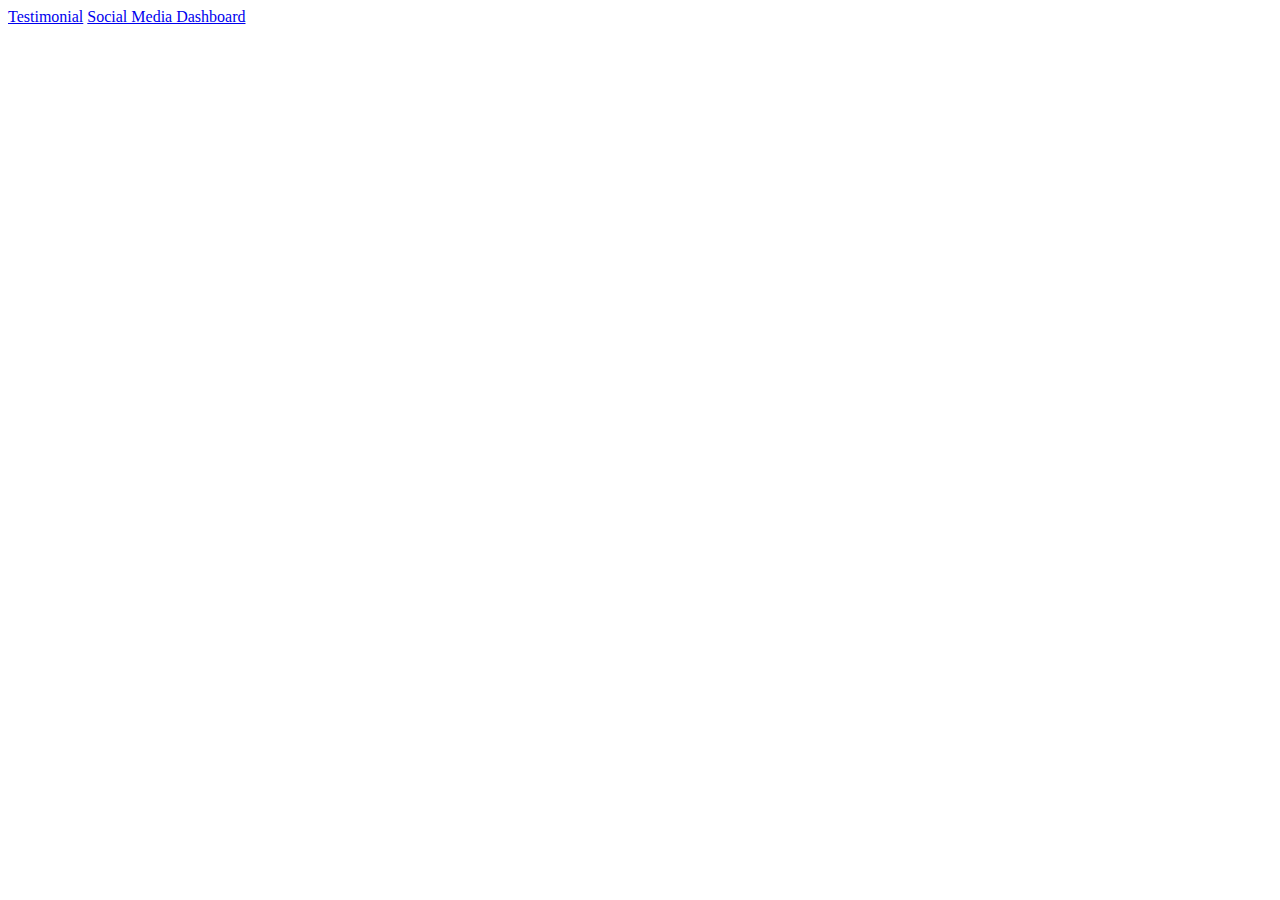
<file: index.html>
<!DOCTYPE html>
<html lang="en">
  <head>
    <meta charset="UTF-8" />
    <meta name="viewport" content="width=device-width, initial-scale=1.0" />
    <title>Document</title>
  </head>
  <body>
    <a href="bootcamp-testimonials">Testimonial</a>
    <a href="social-media-dashboard">Social Media Dashboard</a>
  </body>
</html>
</file>
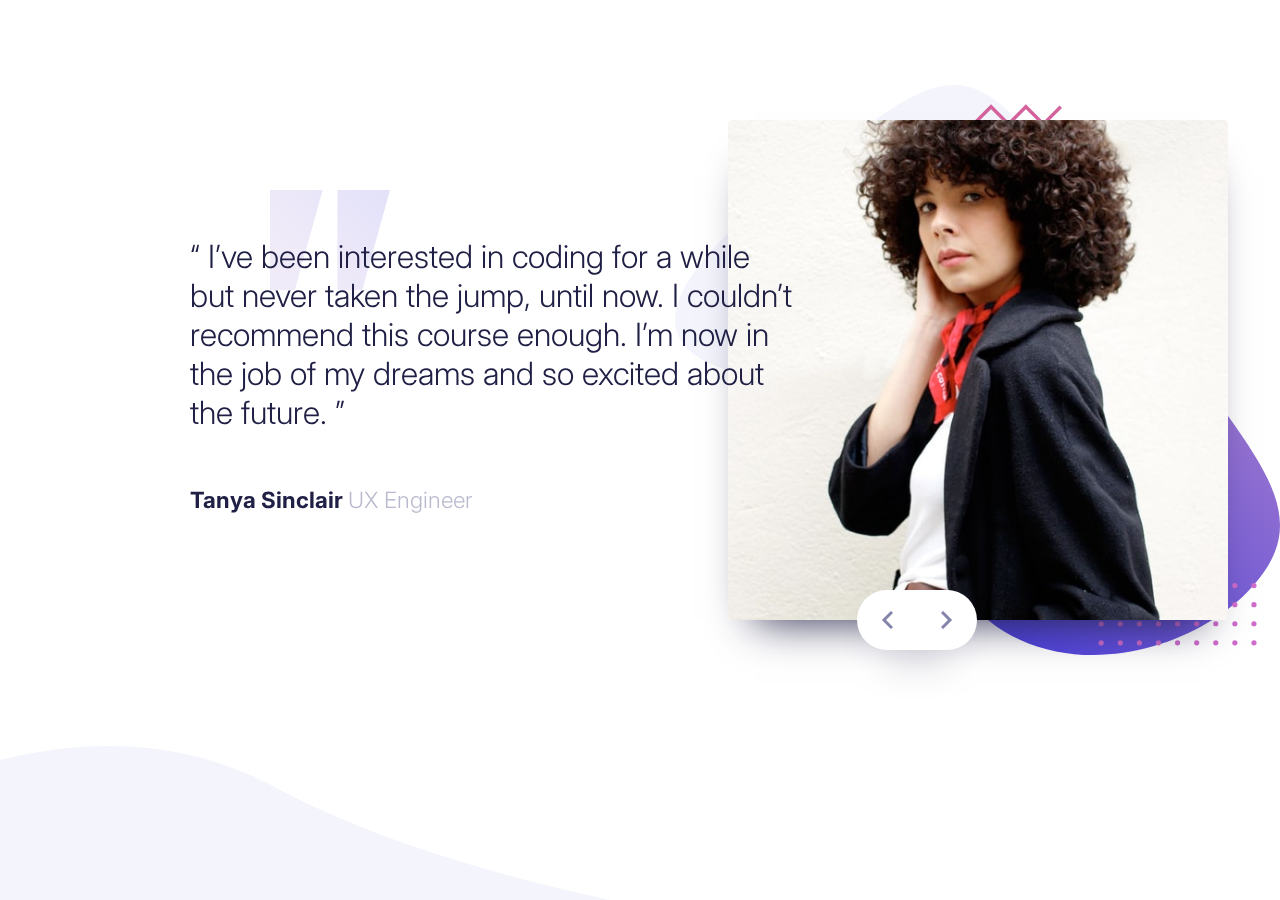
<file: bootcamp-testimonials/index.html>
<!DOCTYPE html>
<html lang="en">
  <head>
    <meta charset="UTF-8" />
    <meta name="viewport" content="width=device-width, initial-scale=1.0" />
    <title>Responsive Bootcamp Testimonials Slider</title>
    <link
      href="https://fonts.googleapis.com/css2?family=Inter:wght@100;300;500;700&display=swap"
      rel="stylesheet"
    />
    <link rel="stylesheet" href="assets/styles.css" />
  </head>
  <body>
    <div class="slider full-height">
      <div class="slide">
        <div class="slide-text">
          <p class="slide-text-description">
            “ I’ve been interested in coding for a while but never taken the
            jump, until now. I couldn’t recommend this course enough. I’m now in
            the job of my dreams and so excited about the future. ”
          </p>
          <p class="slide-text-name">
            Tanya Sinclair <span class="muted-text">UX Engineer</span>
          </p>
        </div>
        <div class="slide-image">
          <img src="assets/images/image-tanya.jpg" />
          <div class="slider-controls">
            <span class="slider-control prev-button"></span>
            <span class="slider-control next-button"></span>
          </div>
        </div>
      </div>
      <div class="slide">
        <div class="slide-text">
          <p class="slide-text-description">
            “ If you want to lay the best foundation possible I’d recommend
            taking this course. The depth the instructors go into is incredible.
            I now feel so confident about starting up as a professional
            developer. ”
          </p>
          <p class="slide-text-name">
            John Tarkpor
            <span class="muted-text">Junior Front-end Developer</span>
          </p>
        </div>
        <div class="slide-image">
          <img src="assets/images/image-john.jpg" />
          <div class="slider-controls">
            <span class="slider-control prev-button"></span>
            <span class="slider-control next-button"></span>
          </div>
        </div>
      </div>
    </div>
    <script src="assets/script.js"></script>
  </body>
</html>
</file>
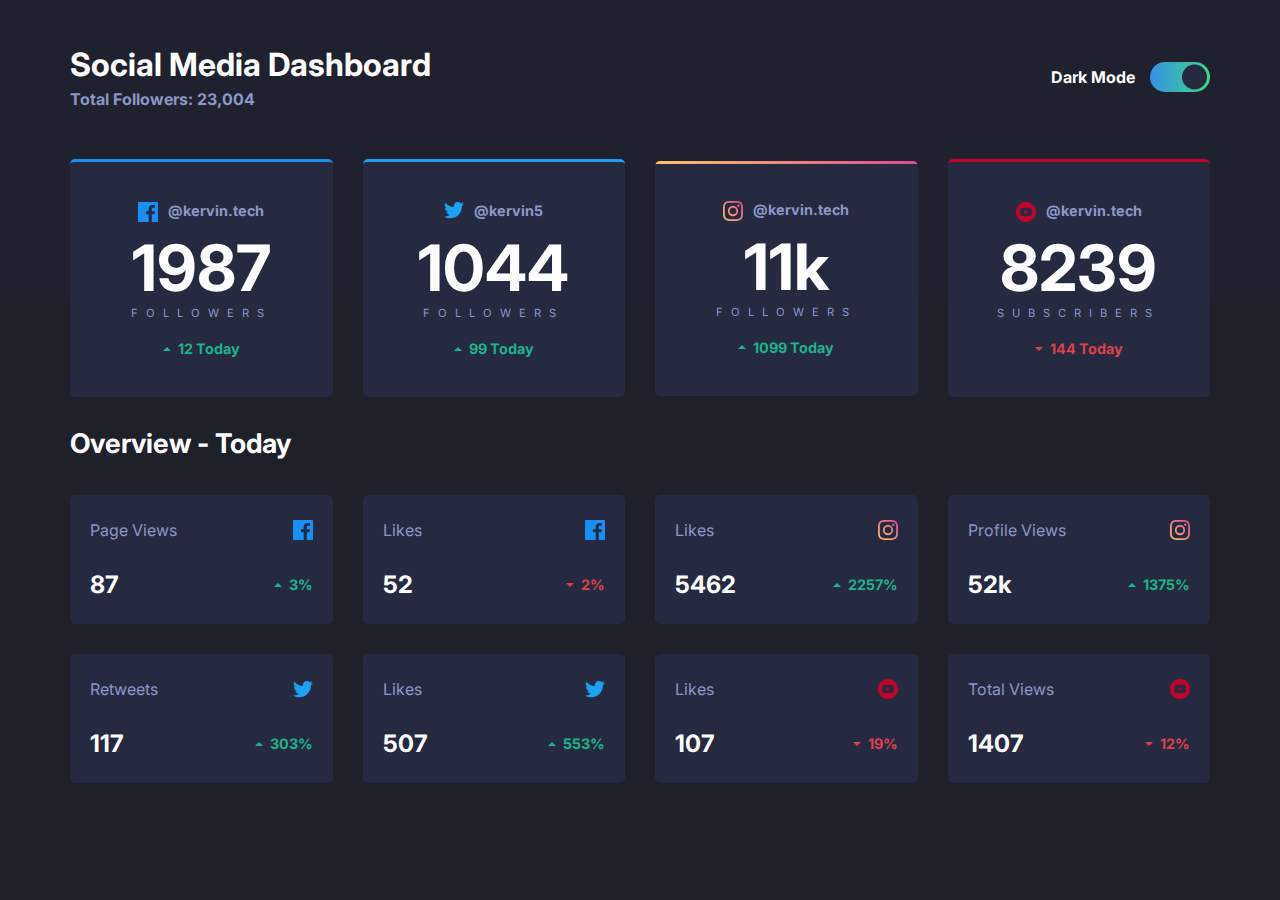
<file: social-media-dashboard/index.html>
<!DOCTYPE html>
<html lang="en">
  <head>
    <meta charset="UTF-8" />
    <meta name="viewport" content="width=device-width, initial-scale=1.0" />
    <title>Document</title>
    <link
      href="https://fonts.googleapis.com/css2?family=Inter:wght@400;700&display=swap"
      rel="stylesheet"
    />
    <link rel="stylesheet" href="assets/styles.css" />
  </head>
  <body>
    <main class="dashboard">
      <div class="container">
        <div
          class="dashboard__titlebar dashboard__titlebar--withmargin row row--between"
        >
          <div class="title">
            <h1 class="title__content">Social Media Dashboard</h1>
            <p class="title__summary">Total Followers: 23,004</p>
          </div>
          <div class="toggle">
            <h4 class="toggle__text">Dark Mode</h4>
            <span class="toggle__button"></span>
          </div>
        </div>
        <div class="summary-cards row md">
          <div class="card card--facebook">
            <div class="card__username card__username--facebook">
              <p>@kervin.tech</p>
            </div>
            <div class="card__stats">
              <h2>1987</h2>
              <p>Followers</p>
            </div>
            <div class="card__today card__today--up">
              <p>12 Today</p>
            </div>
          </div>
          <div class="card card--twitter">
            <div class="card__username">
              <p>@kervin5</p>
            </div>
            <div class="card__stats">
              <h2>1044</h2>
              <p>Followers</p>
            </div>
            <div class="card__today card__today--up">
              <p>99 Today</p>
            </div>
          </div>
          <div class="card card--instagram">
            <div class="card__username">
              <p>@kervin.tech</p>
            </div>
            <div class="card__stats">
              <h2>11k</h2>
              <p>Followers</p>
            </div>
            <div class="card__today card__today--up">
              <p>1099 Today</p>
            </div>
          </div>
          <div class="card card--youtube">
            <div class="card__username">
              <p>@kervin.tech</p>
            </div>
            <div class="card__stats">
              <h2>8239</h2>
              <p>Subscribers</p>
            </div>
            <div class="card__today card__today--down">
              <p>144 Today</p>
            </div>
          </div>
        </div>
        <div class="dashboard__titlebar row row--between">
          <div class="title">
            <h2 class="title__content title__content--level2">
              Overview - Today
            </h2>
          </div>
        </div>
        <div class="row md">
          <div class="card card--small">
            <div class="card__title card__title--facebook">
              <p>Page Views</p>
            </div>
            <div class="card__footer row">
              <h2>87</h2>
              <div class="card__today card__today--up card__today--right">
                <p>3%</p>
              </div>
            </div>
          </div>
          <div class="card card--small">
            <div class="card__title card__title--facebook">
              <p>Likes</p>
            </div>
            <div class="card__footer row">
              <h2>52</h2>
              <div class="card__today card__today--down card__today--right">
                <p>2%</p>
              </div>
            </div>
          </div>
          <div class="card card--small">
            <div class="card__title card__title--instagram">
              <p>Likes</p>
            </div>
            <div class="card__footer row">
              <h2>5462</h2>
              <div class="card__today card__today--up card__today--right">
                <p>2257%</p>
              </div>
            </div>
          </div>
          <div class="card card--small">
            <div class="card__title card__title--instagram">
              <p>Profile Views</p>
            </div>
            <div class="card__footer row">
              <h2>52k</h2>
              <div class="card__today card__today--up card__today--right">
                <p>1375%</p>
              </div>
            </div>
          </div>
        </div>
        <div class="row md">
          <div class="card card--small">
            <div class="card__title card__title--twitter">
              <p>Retweets</p>
            </div>
            <div class="card__footer row">
              <h2>117</h2>
              <div class="card__today card__today--up card__today--right">
                <p>303%</p>
              </div>
            </div>
          </div>
          <div class="card card--small">
            <div class="card__title card__title--twitter">
              <p>Likes</p>
            </div>
            <div class="card__footer row">
              <h2>507</h2>
              <div class="card__today card__today--up card__today--right">
                <p>553%</p>
              </div>
            </div>
          </div>
          <div class="card card--small">
            <div class="card__title card__title--youtube">
              <p>Likes</p>
            </div>
            <div class="card__footer row">
              <h2>107</h2>
              <div class="card__today card__today--down card__today--right">
                <p>19%</p>
              </div>
            </div>
          </div>
          <div class="card card--small">
            <div class="card__title card__title--youtube">
              <p>Total Views</p>
            </div>
            <div class="card__footer row">
              <h2>1407</h2>
              <div class="card__today card__today--down card__today--right">
                <p>12%</p>
              </div>
            </div>
          </div>
        </div>
      </div>
    </main>
    <script src="assets/script.js"></script>
  </body>
</html>
</file>
<file: bootcamp-testimonials/assets/styles.css>
* {
  -webkit-box-sizing: border-box;
          box-sizing: border-box;
  font-family: "Inter", sans-serif;
  -webkit-transition: 300ms;
  transition: 300ms; }

body,
html {
  padding: 0;
  margin: 0; }

.slider {
  background-image: url("images/pattern-curve.svg");
  background-repeat: no-repeat;
  background-position: bottom left;
  padding: 70px;
  width: 100%;
  overflow: hidden; }
  .slider.full-height {
    min-height: 100vh; }
  .slider .slide {
    position: absolute;
    display: -webkit-box;
    display: -ms-flexbox;
    display: flex;
    opacity: 0; }
    .slider .slide > * {
      width: 50%; }
    .slider .slide .slide-text {
      font-size: 32px;
      display: -webkit-box;
      display: -ms-flexbox;
      display: flex;
      -webkit-box-orient: vertical;
      -webkit-box-direction: normal;
          -ms-flex-direction: column;
              flex-direction: column;
      -webkit-box-pack: center;
          -ms-flex-pack: center;
              justify-content: center;
      position: relative;
      z-index: 2;
      left: 120px;
      background-image: url("images/pattern-quotes.svg");
      background-repeat: no-repeat;
      background-position: 80px 120px; }
      .slider .slide .slide-text * {
        color: #202046;
        font-weight: 300; }
      .slider .slide .slide-text .slide-text-name {
        font-size: 1.4rem;
        font-weight: bold; }
        .slider .slide .slide-text .slide-text-name .muted-text {
          color: #babacf; }
        @media (max-width: 700px) {
          .slider .slide .slide-text .slide-text-name {
            font-size: 1.1rem; }
            .slider .slide .slide-text .slide-text-name .muted-text {
              display: block; } }
      @media (max-width: 700px) {
        .slider .slide .slide-text {
          font-size: 1.1rem;
          position: static;
          padding: 30px;
          text-align: center;
          background-position: 50% 20px;
          background-size: 15%; } }
    .slider .slide .slide-image {
      background-image: url("images/pattern-bg.svg");
      background-repeat: no-repeat;
      background-position: right;
      display: -webkit-box;
      display: -ms-flexbox;
      display: flex;
      background-size: contain;
      position: relative;
      z-index: 1;
      -webkit-box-pack: center;
          -ms-flex-pack: center;
              justify-content: center;
      -webkit-box-align: center;
          -ms-flex-align: center;
              align-items: center;
      padding: 50px; }
      .slider .slide .slide-image img {
        max-width: 500px;
        width: 100%;
        border-radius: 5px;
        -webkit-box-shadow: 0px 27px 42px -27px #202046;
                box-shadow: 0px 27px 42px -27px #202046; }
      @media (max-width: 700px) {
        .slider .slide .slide-image {
          padding: 40px; } }
    @media (max-width: 700px) {
      .slider .slide {
        -webkit-box-orient: vertical;
        -webkit-box-direction: reverse;
            -ms-flex-direction: column-reverse;
                flex-direction: column-reverse; }
        .slider .slide > * {
          width: 100%; } }
    .slider .slide.slide-active {
      opacity: 1; }
  .slider .slider-controls {
    display: -webkit-box;
    display: -ms-flexbox;
    display: flex;
    -webkit-box-pack: justify;
        -ms-flex-pack: justify;
            justify-content: space-between;
    -webkit-box-align: center;
        -ms-flex-align: center;
            align-items: center;
    max-width: 120px;
    height: 60px;
    background-color: white;
    border-radius: 30px;
    overflow: hidden;
    -webkit-box-shadow: 0px 27px 42px -27px #202046;
            box-shadow: 0px 27px 42px -27px #202046;
    position: absolute;
    bottom: 20px;
    left: 30%; }
    .slider .slider-controls .slider-control {
      width: 20px;
      padding: 20px 30px;
      height: 100%; }
      .slider .slider-controls .slider-control:hover {
        background-color: #babacf; }
    .slider .slider-controls .prev-button {
      background-image: url("images/icon-prev.svg");
      background-repeat: no-repeat;
      background-position: center; }
    .slider .slider-controls .next-button {
      background-image: url("images/icon-next.svg");
      background-repeat: no-repeat;
      background-position: center; }
    @media (max-width: 700px) {
      .slider .slider-controls {
        left: auto;
        bottom: 10px;
        -webkit-transform: scale(0.7);
                transform: scale(0.7); } }
  @media (max-width: 700px) {
    .slider {
      padding: 0px;
      background-size: contain; } }

.slide-in {
  -webkit-animation: slideInAnimation 300ms linear;
          animation: slideInAnimation 300ms linear; }

.slide-out {
  -webkit-animation: slideOutAnimation 300ms linear;
          animation: slideOutAnimation 300ms linear;
  pointer-events: none; }

@-webkit-keyframes slideInAnimation {
  from {
    opacity: 0; }
  to {
    opacity: 1; } }

@keyframes slideInAnimation {
  from {
    opacity: 0; }
  to {
    opacity: 1; } }
@-webkit-keyframes slideOutAnimation {
  from {
    opacity: 1; }
  to {
    opacity: 0; } }
@keyframes slideOutAnimation {
  from {
    opacity: 1; }
  to {
    opacity: 0; } }

/*# sourceMappingURL=styles.css.map */
</file>
<file: social-media-dashboard/assets/styles.css>
* {
  -webkit-box-sizing: border-box;
          box-sizing: border-box;
  -webkit-transition: 300ms;
  transition: 300ms;
  font-family: "Inter", sans-serif;
  padding: 0;
  margin: 0; }

.dashboard {
  width: 100%;
  min-height: 100vh;
  background-color: #1e202a;
  position: relative;
  z-index: 0; }
  .dashboard * {
    color: #8b97c6; }
  .dashboard h1,
  .dashboard h2,
  .dashboard h3,
  .dashboard h4,
  .dashboard h5,
  .dashboard h6 {
    color: white; }
  .dashboard::before {
    display: block;
    position: absolute;
    content: "";
    left: 0;
    right: 0;
    top: 0;
    height: 300px;
    background-color: #1f212e;
    z-index: 1; }
  .dashboard__titlebar {
    z-index: 2;
    position: relative; }
    .dashboard__titlebar--withmargin {
      margin-bottom: 20px; }
  .dashboard .title__content {
    color: white;
    margin-bottom: 5px; }
    .dashboard .title__content--level2 {
      font-size: 1.7rem; }
  .dashboard .title__summary {
    color: #8b97c6;
    font-weight: bold; }
  .dashboard .toggle {
    display: -webkit-box;
    display: -ms-flexbox;
    display: flex;
    -webkit-box-align: center;
        -ms-flex-align: center;
            align-items: center;
    -webkit-box-pack: end;
        -ms-flex-pack: end;
            justify-content: flex-end; }
    .dashboard .toggle__text {
      display: inline-block;
      margin-right: 15px; }
    .dashboard .toggle__button {
      display: inline-block;
      min-width: 60px;
      height: 30px;
      background: -webkit-gradient(linear, left top, right top, from(#378fe6), to(#3eda82));
      background: linear-gradient(90deg, #378fe6 0%, #3eda82 100%);
      border-radius: 30px;
      position: relative; }
      .dashboard .toggle__button::after {
        content: "";
        display: inline-block;
        height: 25px;
        width: 25px;
        background-color: #252a41;
        border-radius: 15px;
        position: absolute;
        right: 3px;
        top: 50%;
        bottom: 50%;
        -webkit-transform: translateY(-50%) translateX(0);
                transform: translateY(-50%) translateX(0);
        -webkit-transition: 300ms;
        transition: 300ms; }
  .dashboard .summary-cards {
    position: relative;
    z-index: 1; }
  .dashboard .card {
    background-color: #252a41;
    width: 100%;
    display: -webkit-box;
    display: -ms-flexbox;
    display: flex;
    -webkit-box-orient: vertical;
    -webkit-box-direction: normal;
        -ms-flex-direction: column;
            flex-direction: column;
    -webkit-box-align: center;
        -ms-flex-align: center;
            align-items: center;
    padding: 40px 20px;
    border-radius: 5px;
    position: relative;
    overflow: hidden; }
    .dashboard .card:hover {
      background-color: #374062;
      -webkit-transform: scale(1.05);
              transform: scale(1.05); }
    .dashboard .card--facebook {
      border-top: 3px solid #198ff5; }
      .dashboard .card--facebook .card__username {
        background-image: url(images/icon-facebook.svg); }
    .dashboard .card--twitter {
      border-top: 3px solid #1ca0f2; }
      .dashboard .card--twitter .card__username {
        background-image: url(images/icon-twitter.svg); }
    .dashboard .card--instagram::before {
      background: -webkit-gradient(linear, left top, right top, from(#fdc468), to(#df4996));
      background: linear-gradient(90deg, #fdc468 0%, #df4996 100%);
      content: "";
      width: 100%;
      height: 3px;
      display: inline-block;
      position: absolute;
      top: 0; }
    .dashboard .card--instagram .card__username {
      background-image: url(images/icon-instagram.svg); }
    .dashboard .card--youtube {
      border-top: 3px solid #c4032a; }
      .dashboard .card--youtube .card__username {
        background-image: url(images/icon-youtube.svg); }
    .dashboard .card__username {
      background-repeat: no-repeat;
      padding-left: 30px;
      font-size: 0.9rem;
      font-weight: bold; }
      .dashboard .card__username > * {
        margin-bottom: 10px; }
    .dashboard .card__stats {
      text-align: center;
      margin-bottom: 20px; }
      .dashboard .card__stats > *:first-child {
        font-size: 4rem; }
      .dashboard .card__stats > *:last-child {
        text-transform: uppercase;
        letter-spacing: 0.5rem;
        font-size: 0.7rem; }
    .dashboard .card__today {
      background-repeat: no-repeat;
      padding-left: 15px;
      font-size: 0.9rem;
      text-align: center;
      background-position: left center; }
      .dashboard .card__today * {
        font-weight: bold; }
      .dashboard .card__today--up {
        background-image: url(images/icon-up.svg); }
        .dashboard .card__today--up * {
          color: #1db489; }
      .dashboard .card__today--down {
        background-image: url(images/icon-down.svg); }
        .dashboard .card__today--down * {
          color: #dc414c; }
      .dashboard .card__today--right {
        text-align: right; }
    .dashboard .card--small {
      padding: 25px 20px; }
    .dashboard .card__title {
      width: 100%;
      background-repeat: no-repeat;
      background-position: right;
      margin-bottom: 15px; }
      .dashboard .card__title--facebook {
        background-image: url(images/icon-facebook.svg); }
      .dashboard .card__title--twitter {
        background-image: url(images/icon-twitter.svg); }
      .dashboard .card__title--instagram {
        background-image: url(images/icon-instagram.svg); }
      .dashboard .card__title--youtube {
        background-image: url(images/icon-youtube.svg); }
    .dashboard .card__footer {
      -webkit-box-pack: justify;
          -ms-flex-pack: justify;
              justify-content: space-between; }
      .dashboard .card__footer > * {
        margin-bottom: 0;
        -webkit-box-flex: 0;
            -ms-flex-positive: 0;
                flex-grow: 0; }
  .dashboard.dashboard--light {
    background-color: white; }
    .dashboard.dashboard--light::before {
      background-color: #f5f7ff; }
    .dashboard.dashboard--light * {
      color: #63687e; }
    .dashboard.dashboard--light h1,
    .dashboard.dashboard--light h2,
    .dashboard.dashboard--light h3,
    .dashboard.dashboard--light h4,
    .dashboard.dashboard--light h5,
    .dashboard.dashboard--light h6 {
      color: #1e202a; }
    .dashboard.dashboard--light .card {
      background-color: #f0f2fa; }
    .dashboard.dashboard--light .toggle__text {
      color: #63687e; }
    .dashboard.dashboard--light .toggle__button::after {
      background-color: #f5f7ff;
      -webkit-transform: translateY(-50%) translateX(-29px);
              transform: translateY(-50%) translateX(-29px); }

.container {
  width: 100%;
  max-width: 1200px;
  margin: auto;
  padding: 30px; }

.row {
  display: -webkit-box;
  display: -ms-flexbox;
  display: flex;
  width: 100%;
  -webkit-box-align: center;
      -ms-flex-align: center;
          align-items: center; }
  .row--between {
    -webkit-box-pack: justify;
        -ms-flex-pack: justify;
            justify-content: space-between; }
  .row > * {
    margin: 15px;
    -webkit-box-flex: 1;
        -ms-flex-positive: 1;
            flex-grow: 1; }
    @media (min-width: 705px) {
      .row > *:first-child {
        margin-left: 0px; }
      .row > *:last-child {
        margin-right: 0px; } }
  .row--nogrow > * {
    -webkit-box-flex: 0;
        -ms-flex-positive: 0;
            flex-grow: 0; }
  @media screen and (max-width: 705px) {
    .row.md {
      -webkit-box-orient: vertical;
      -webkit-box-direction: normal;
          -ms-flex-direction: column;
              flex-direction: column; } }

/*# sourceMappingURL=styles.css.map */
</file>
